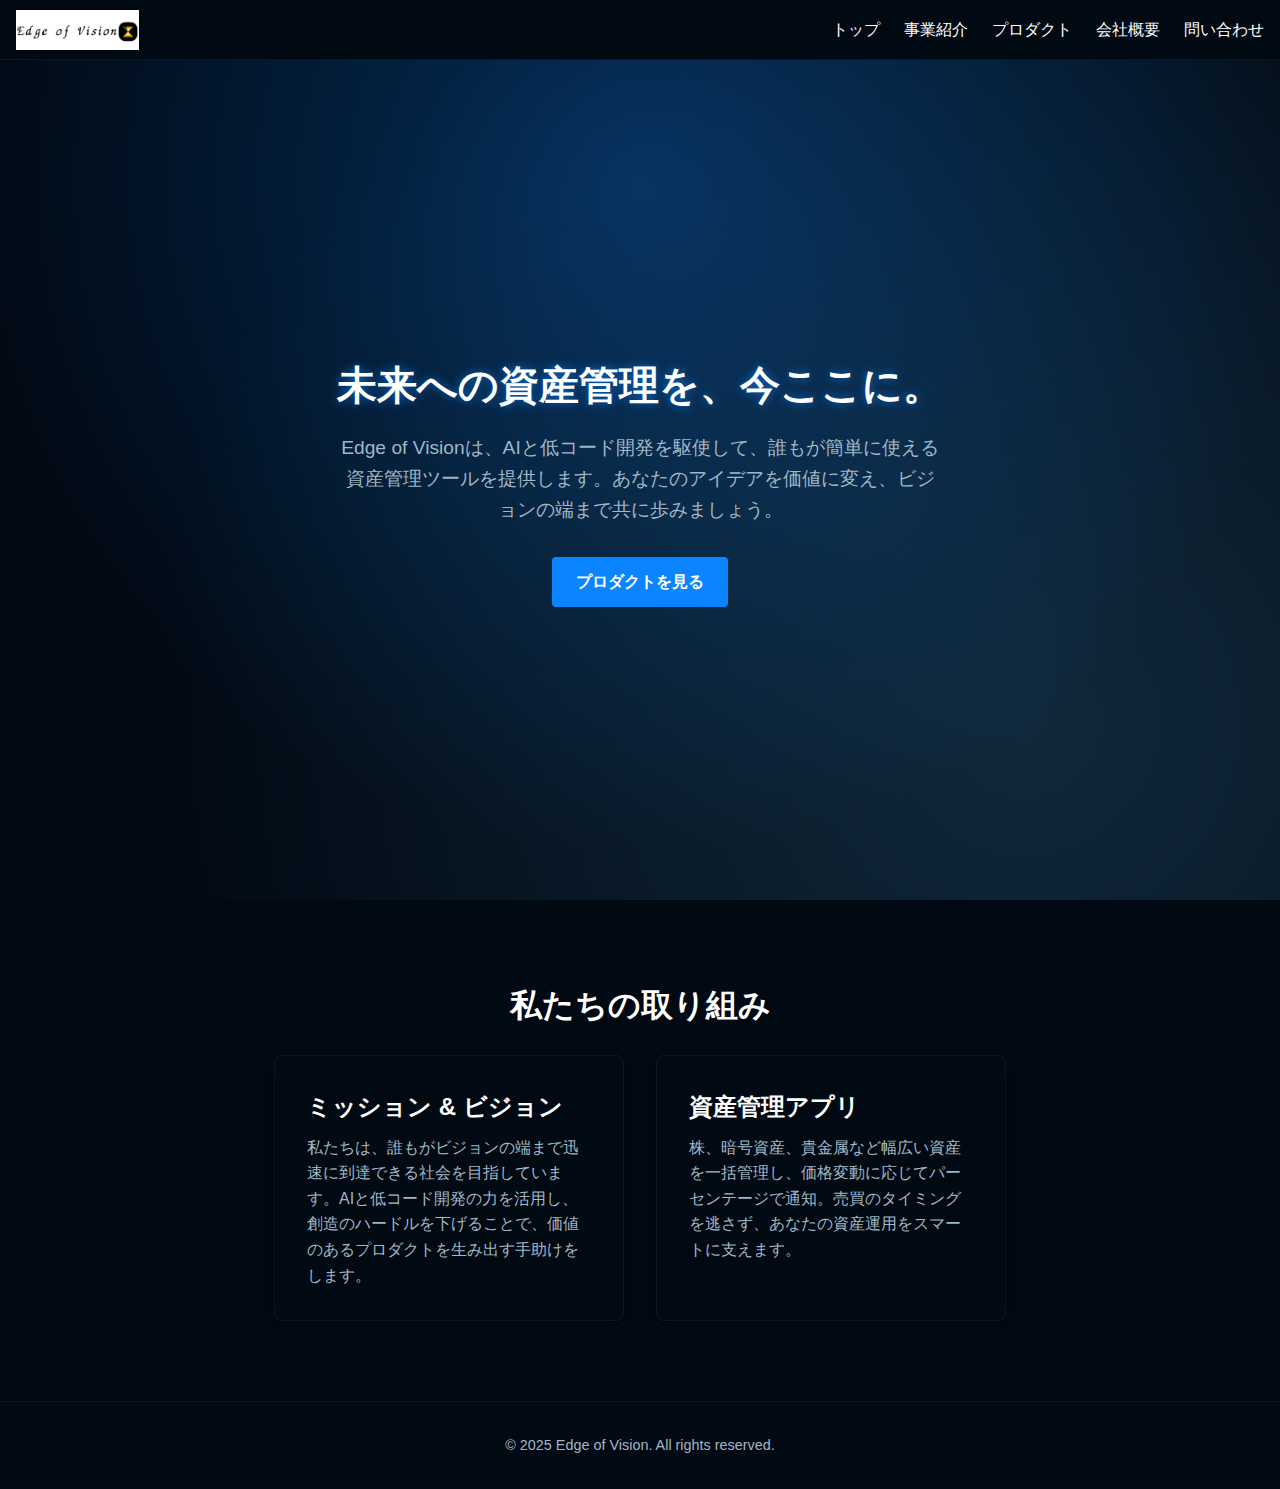
<file: index.html>
<!DOCTYPE html>
<html lang="ja">
  <head>
    <meta charset="UTF-8" />
    <meta name="viewport" content="width=device-width, initial-scale=1.0" />
    <meta http-equiv="X-UA-Compatible" content="IE=edge" />
    <meta name="description" content="Edge of VisionはAIと低コード開発を活用し、誰もが資産を効率的に管理できるアプリを提供します。" />
    <title>Edge of Vision | 資産管理アプリ</title>
    <link rel="stylesheet" href="css/style.css" />
    <script>
      // Toggle the mobile navigation drawer
      function toggleNav() {
        const navList = document.querySelector('header nav ul');
        navList.classList.toggle('open');
      }
    </script>
  </head>
  <body>
    <!-- Navigation -->
    <header>
      <div class="logo">
        <img src="assets/logo_horizontal.png" alt="Edge of Vision ロゴ" />
      </div>
      <nav>
        <ul>
          <li><a href="index.html">トップ</a></li>
          <li><a href="business.html">事業紹介</a></li>
          <li><a href="product.html">プロダクト</a></li>
          <li><a href="about.html">会社概要</a></li>
          <li><a href="contact.html">問い合わせ</a></li>
        </ul>
      </nav>
      <div class="nav-toggle" onclick="toggleNav()">
        <span></span>
        <span></span>
        <span></span>
      </div>
    </header>

    <!-- Hero Section -->
    <section class="hero">
      <h1>未来への資産管理を、今ここに。</h1>
      <p>
        Edge of Visionは、AIと低コード開発を駆使して、誰もが簡単に使える資産管理ツールを提供します。あなたのアイデアを価値に変え、ビジョンの端まで共に歩みましょう。
      </p>
      <a href="product.html" class="btn">プロダクトを見る</a>
    </section>

    <!-- Mission & Product Overview Section -->
    <section>
      <h2>私たちの取り組み</h2>
      <div class="cards">
        <div class="card">
          <h3>ミッション & ビジョン</h3>
          <p>
            私たちは、誰もがビジョンの端まで迅速に到達できる社会を目指しています。AIと低コード開発の力を活用し、創造のハードルを下げることで、価値のあるプロダクトを生み出す手助けをします。
          </p>
        </div>
        <div class="card">
          <h3>資産管理アプリ</h3>
          <p>
            株、暗号資産、貴金属など幅広い資産を一括管理し、価格変動に応じてパーセンテージで通知。売買のタイミングを逃さず、あなたの資産運用をスマートに支えます。
          </p>
        </div>
      </div>
    </section>

    <!-- Footer -->
    <footer>
      <p>&copy; 2025 Edge of Vision. All rights reserved.</p>
    </footer>
  </body>
</html>
</file>
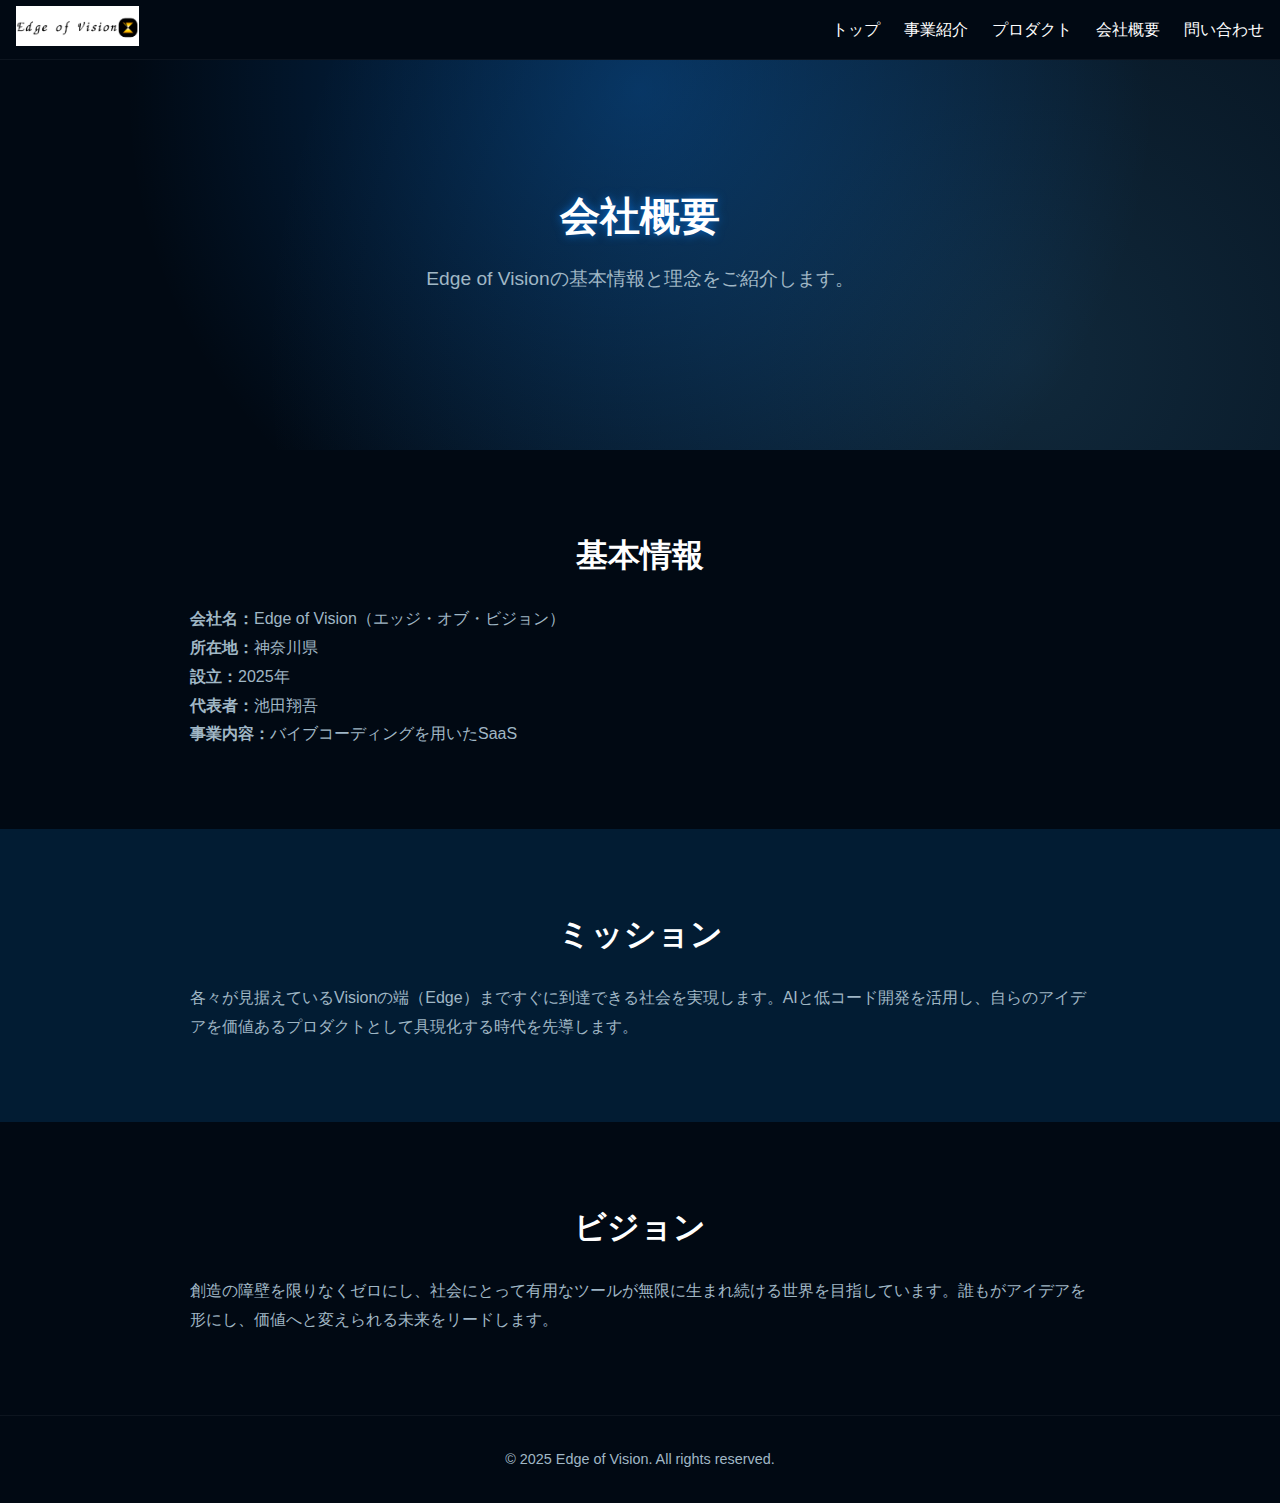
<file: about.html>
<!DOCTYPE html>
<html lang="ja">
  <head>
    <meta charset="UTF-8" />
    <meta name="viewport" content="width=device-width, initial-scale=1.0" />
    <meta http-equiv="X-UA-Compatible" content="IE=edge" />
    <meta name="description" content="Edge of Visionの会社概要。ミッション、ビジョン、所在地、設立年などをご紹介します。" />
    <title>会社概要 | Edge of Vision</title>
    <link rel="stylesheet" href="css/style.css" />
    <script>
      function toggleNav() {
        const navList = document.querySelector('header nav ul');
        navList.classList.toggle('open');
      }
    </script>
  </head>
  <body>
    <header>
      <div class="logo">
        <a href="index.html"><img src="assets/logo_horizontal.png" alt="Edge of Vision ロゴ" /></a>
      </div>
      <nav>
        <ul>
          <li><a href="index.html">トップ</a></li>
          <li><a href="business.html">事業紹介</a></li>
          <li><a href="product.html">プロダクト</a></li>
          <li><a href="about.html">会社概要</a></li>
          <li><a href="contact.html">問い合わせ</a></li>
        </ul>
      </nav>
      <div class="nav-toggle" onclick="toggleNav()">
        <span></span>
        <span></span>
        <span></span>
      </div>
    </header>

    <section class="hero" style="height: 50vh;">
      <h1>会社概要</h1>
      <p>Edge of Visionの基本情報と理念をご紹介します。</p>
    </section>

    <section>
      <h2>基本情報</h2>
      <div class="content">
        <p><strong>会社名：</strong>Edge of Vision（エッジ・オブ・ビジョン）</p>
        <p><strong>所在地：</strong>神奈川県</p>
        <p><strong>設立：</strong>2025年</p>
        <p><strong>代表者：</strong>池田翔吾</p>
        <p><strong>事業内容：</strong>バイブコーディングを用いたSaaS</p>
      </div>
    </section>

    <section class="dark">
      <h2>ミッション</h2>
      <div class="content">
        <p>
          各々が見据えているVisionの端（Edge）まですぐに到達できる社会を実現します。AIと低コード開発を活用し、自らのアイデアを価値あるプロダクトとして具現化する時代を先導します。
        </p>
      </div>
    </section>

    <section>
      <h2>ビジョン</h2>
      <div class="content">
        <p>
          創造の障壁を限りなくゼロにし、社会にとって有用なツールが無限に生まれ続ける世界を目指しています。誰もがアイデアを形にし、価値へと変えられる未来をリードします。
        </p>
      </div>
    </section>

    <footer>
      <p>&copy; 2025 Edge of Vision. All rights reserved.</p>
    </footer>
  </body>
</html>
</file>
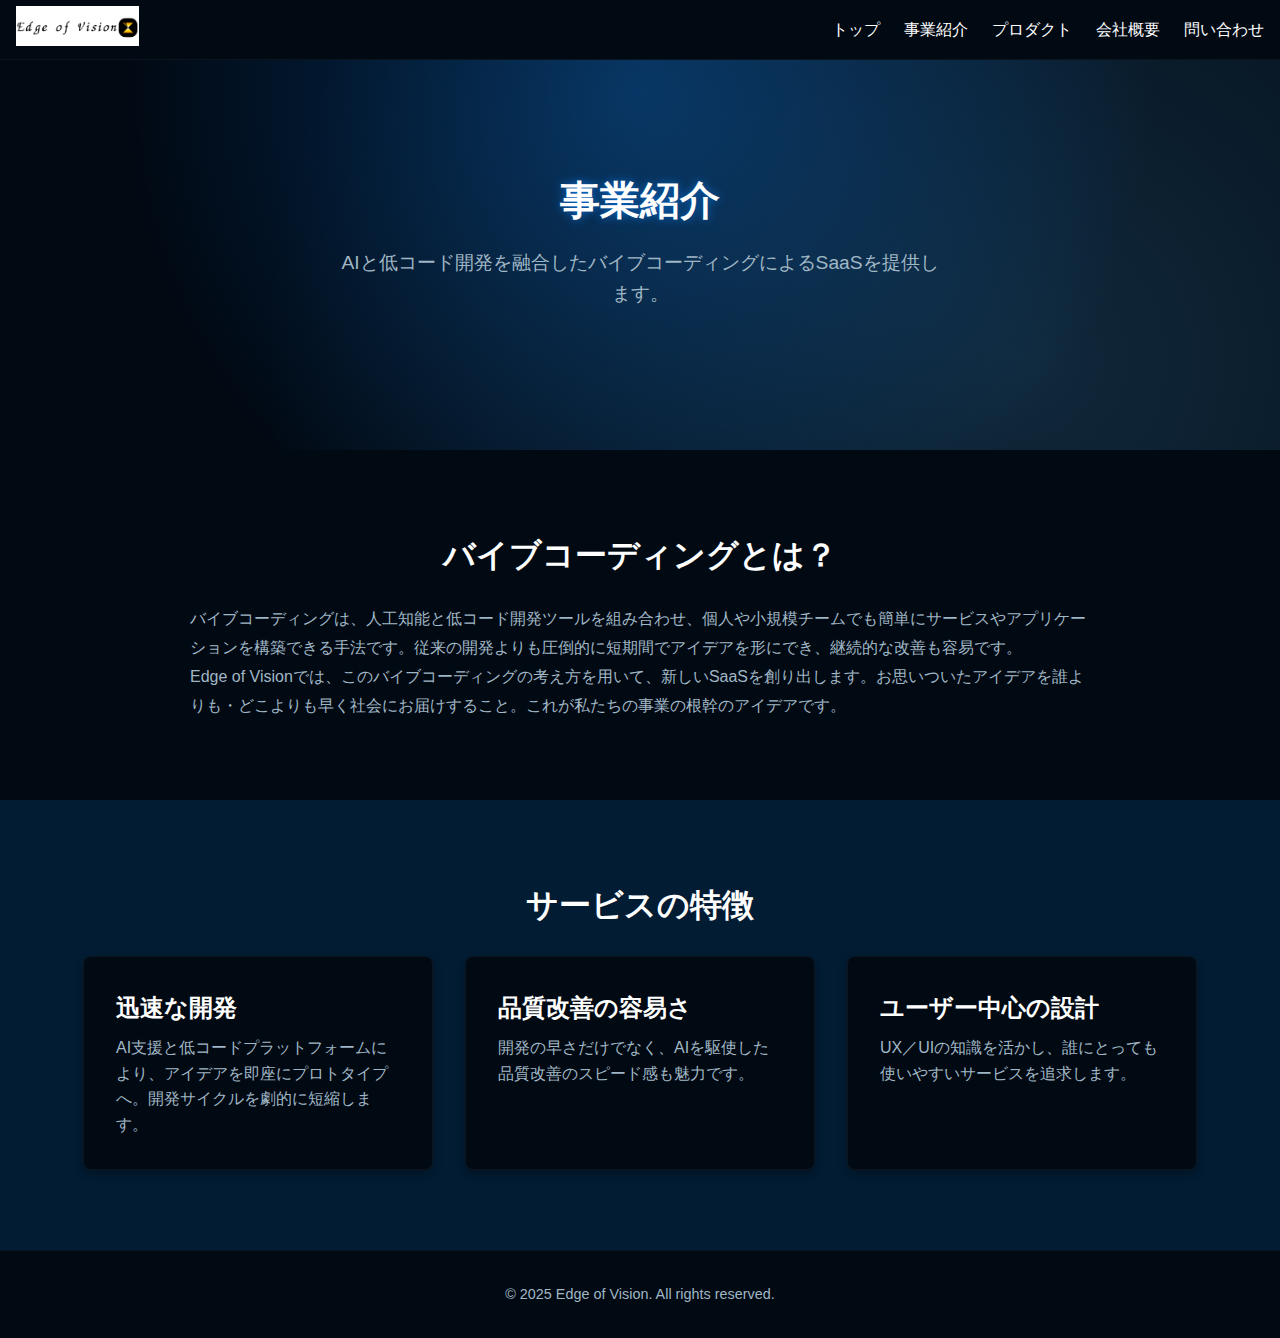
<file: business.html>
<!DOCTYPE html>
<html lang="ja">
  <head>
    <meta charset="UTF-8" />
    <meta name="viewport" content="width=device-width, initial-scale=1.0" />
    <meta http-equiv="X-UA-Compatible" content="IE=edge" />
    <meta name="description" content="Edge of Visionの事業紹介。AIと低コードを用いたバイブコーディングにより、誰もがSaaSを創出できる世界を目指します。" />
    <title>事業紹介 | Edge of Vision</title>
    <link rel="stylesheet" href="css/style.css" />
    <script>
      function toggleNav() {
        const navList = document.querySelector('header nav ul');
        navList.classList.toggle('open');
      }
    </script>
  </head>
  <body>
    <!-- Navigation -->
    <header>
      <div class="logo">
        <a href="index.html"><img src="assets/logo_horizontal.png" alt="Edge of Vision ロゴ" /></a>
      </div>
      <nav>
        <ul>
          <li><a href="index.html">トップ</a></li>
          <li><a href="business.html">事業紹介</a></li>
          <li><a href="product.html">プロダクト</a></li>
          <li><a href="about.html">会社概要</a></li>
          <li><a href="contact.html">問い合わせ</a></li>
        </ul>
      </nav>
      <div class="nav-toggle" onclick="toggleNav()">
        <span></span>
        <span></span>
        <span></span>
      </div>
    </header>

    <!-- Page Hero -->
    <section class="hero" style="height: 50vh;">
      <h1>事業紹介</h1>
      <p>AIと低コード開発を融合したバイブコーディングによるSaaSを提供します。</p>
    </section>

    <section>
      <h2>バイブコーディングとは？</h2>
      <div class="content">
        <p>
          バイブコーディングは、人工知能と低コード開発ツールを組み合わせ、個人や小規模チームでも簡単にサービスやアプリケーションを構築できる手法です。従来の開発よりも圧倒的に短期間でアイデアを形にでき、継続的な改善も容易です。
        </p>
        <p>
          Edge of Visionでは、このバイブコーディングの考え方を用いて、新しいSaaSを創り出します。お思いついたアイデアを誰よりも・どこよりも早く社会にお届けすること。これが私たちの事業の根幹のアイデアです。
        </p>
      </div>
    </section>

    <section class="dark">
      <h2>サービスの特徴</h2>
      <div class="cards">
        <div class="card">
          <h3>迅速な開発</h3>
          <p>AI支援と低コードプラットフォームにより、アイデアを即座にプロトタイプへ。開発サイクルを劇的に短縮します。</p>
        </div>
        <div class="card">
          <h3>品質改善の容易さ</h3>
          <p>開発の早さだけでなく、AIを駆使した品質改善のスピード感も魅力です。</p>
        </div>
        <div class="card">
          <h3>ユーザー中心の設計</h3>
          <p>UX／UIの知識を活かし、誰にとっても使いやすいサービスを追求します。</p>
        </div>
      </div>
    </section>

    <footer>
      <p>&copy; 2025 Edge of Vision. All rights reserved.</p>
    </footer>
  </body>
</html>
</file>
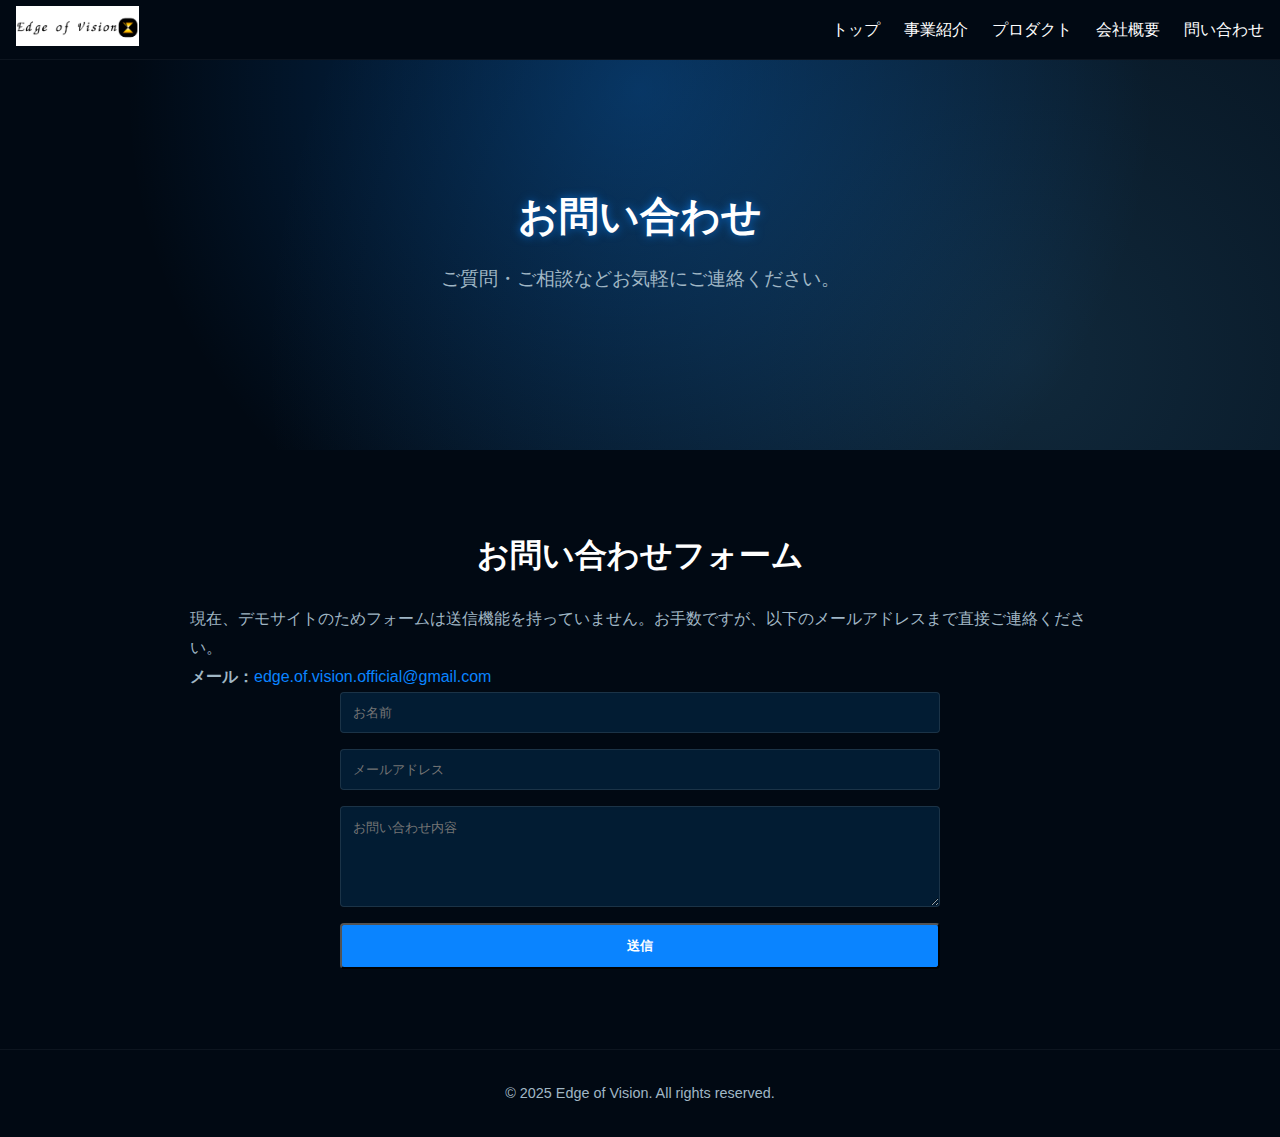
<file: contact.html>
<!DOCTYPE html>
<html lang="ja">
  <head>
    <meta charset="UTF-8" />
    <meta name="viewport" content="width=device-width, initial-scale=1.0" />
    <meta http-equiv="X-UA-Compatible" content="IE=edge" />
    <meta name="description" content="Edge of Visionへのお問い合わせはこちらから。資産管理アプリやバイブコーディングに関するご質問・ご相談をお待ちしています。" />
    <title>問い合わせ | Edge of Vision</title>
    <link rel="stylesheet" href="css/style.css" />
    <script>
      function toggleNav() {
        const navList = document.querySelector('header nav ul');
        navList.classList.toggle('open');
      }
    </script>
  </head>
  <body>
    <header>
      <div class="logo">
        <a href="index.html"><img src="assets/logo_horizontal.png" alt="Edge of Vision ロゴ" /></a>
      </div>
      <nav>
        <ul>
          <li><a href="index.html">トップ</a></li>
          <li><a href="business.html">事業紹介</a></li>
          <li><a href="product.html">プロダクト</a></li>
          <li><a href="about.html">会社概要</a></li>
          <li><a href="contact.html">問い合わせ</a></li>
        </ul>
      </nav>
      <div class="nav-toggle" onclick="toggleNav()">
        <span></span>
        <span></span>
        <span></span>
      </div>
    </header>

    <section class="hero" style="height: 50vh;">
      <h1>お問い合わせ</h1>
      <p>ご質問・ご相談などお気軽にご連絡ください。</p>
    </section>

    <section>
      <h2>お問い合わせフォーム</h2>
      <div class="content">
        <p>
          現在、デモサイトのためフォームは送信機能を持っていません。お手数ですが、以下のメールアドレスまで直接ご連絡ください。
        </p>
        <p><strong>メール：</strong><a href="mailto:edge.of.vision.official@gmail.com">edge.of.vision.official@gmail.com</a></p>
        <form onsubmit="event.preventDefault(); alert('デモサイトのため、フォームは送信できません。メールでお問い合わせください。');">
          <input type="text" name="name" placeholder="お名前" required />
          <input type="email" name="email" placeholder="メールアドレス" required />
          <textarea name="message" placeholder="お問い合わせ内容" rows="5" required></textarea>
          <button type="submit" class="btn">送信</button>
        </form>
      </div>
    </section>

    <footer>
      <p>&copy; 2025 Edge of Vision. All rights reserved.</p>
    </footer>
  </body>
</html>
</file>
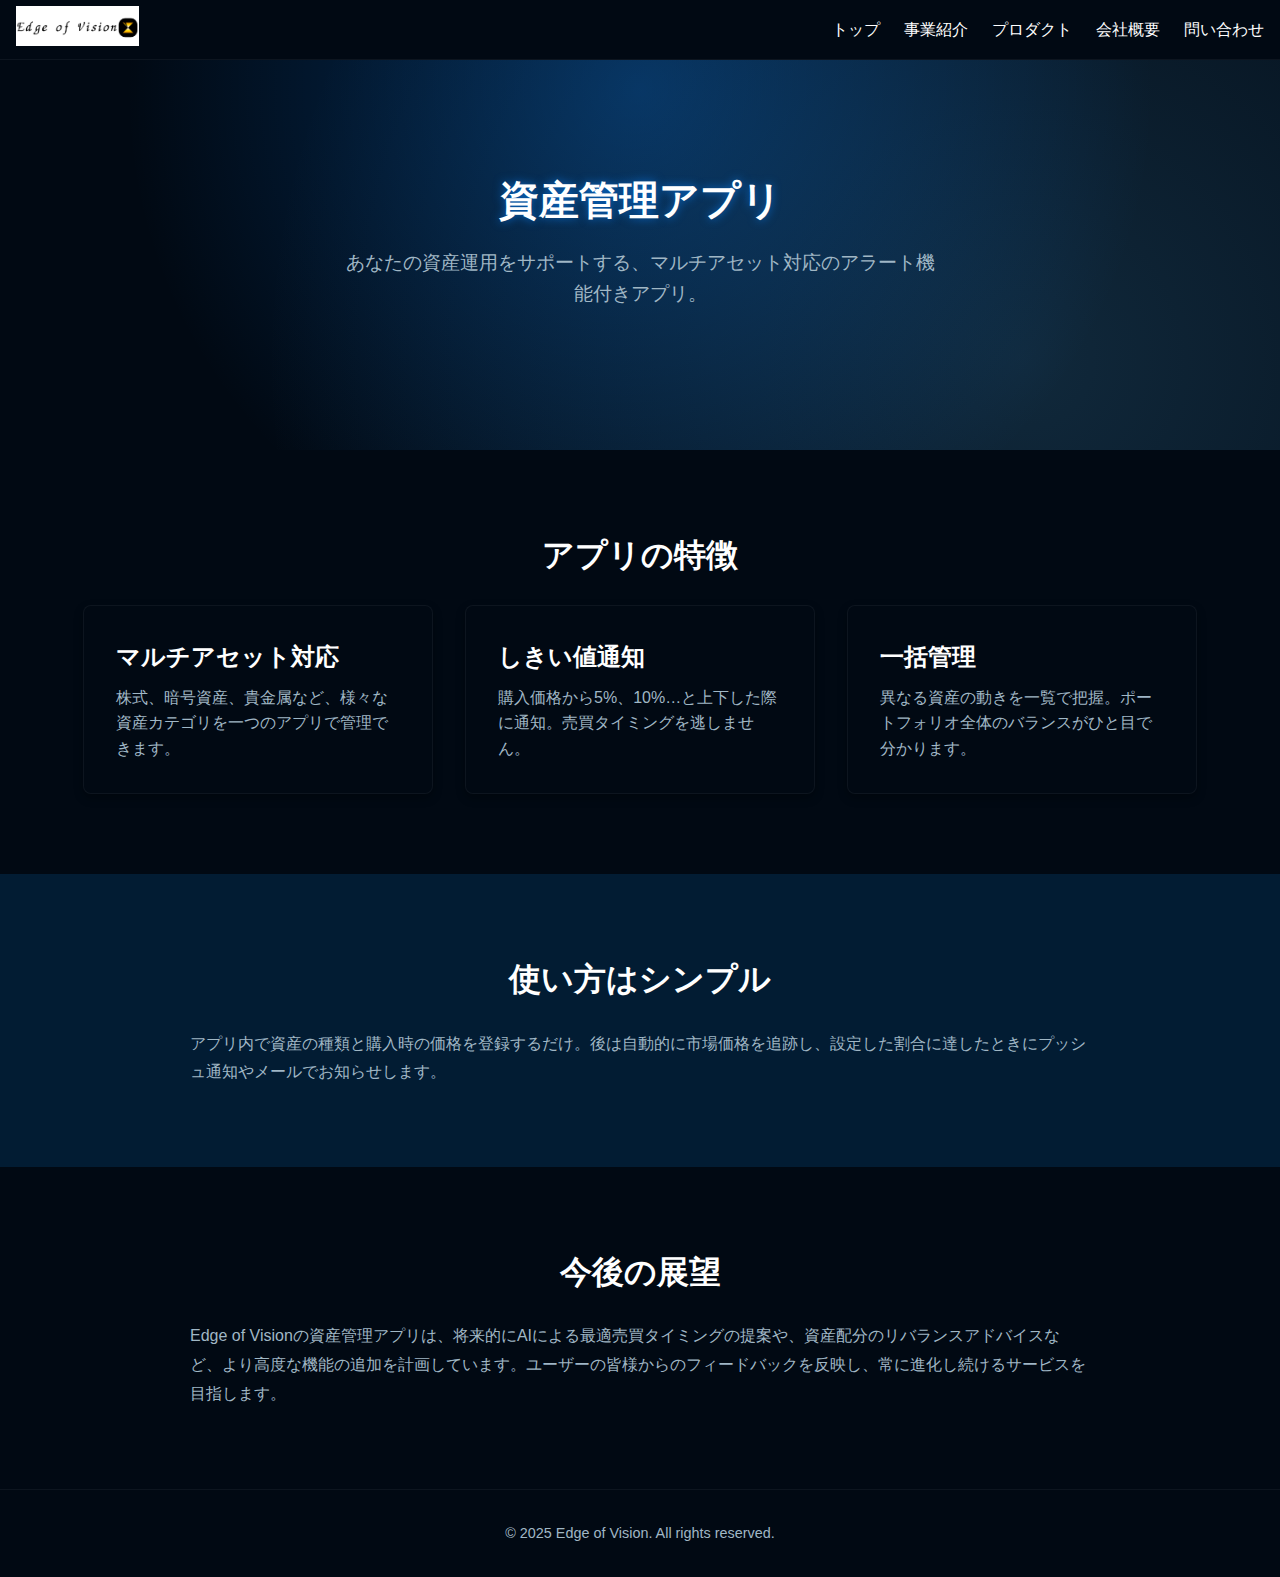
<file: product.html>
<!DOCTYPE html>
<html lang="ja">
  <head>
    <meta charset="UTF-8" />
    <meta name="viewport" content="width=device-width, initial-scale=1.0" />
    <meta http-equiv="X-UA-Compatible" content="IE=edge" />
    <meta name="description" content="Edge of Visionの資産管理アプリ。株・暗号資産・貴金属など、多様な資産の価格変動を％単位で通知して管理できる革新的なツールです。" />
    <title>プロダクト紹介 | Edge of Vision</title>
    <link rel="stylesheet" href="css/style.css" />
    <script>
      function toggleNav() {
        const navList = document.querySelector('header nav ul');
        navList.classList.toggle('open');
      }
    </script>
  </head>
  <body>
    <header>
      <div class="logo">
        <a href="index.html"><img src="assets/logo_horizontal.png" alt="Edge of Vision ロゴ" /></a>
      </div>
      <nav>
        <ul>
          <li><a href="index.html">トップ</a></li>
          <li><a href="business.html">事業紹介</a></li>
          <li><a href="product.html">プロダクト</a></li>
          <li><a href="about.html">会社概要</a></li>
          <li><a href="contact.html">問い合わせ</a></li>
        </ul>
      </nav>
      <div class="nav-toggle" onclick="toggleNav()">
        <span></span>
        <span></span>
        <span></span>
      </div>
    </header>

    <!-- Page Hero -->
    <section class="hero" style="height: 50vh;">
      <h1>資産管理アプリ</h1>
      <p>あなたの資産運用をサポートする、マルチアセット対応のアラート機能付きアプリ。</p>
    </section>

    <section>
      <h2>アプリの特徴</h2>
      <div class="cards">
        <div class="card">
          <h3>マルチアセット対応</h3>
          <p>株式、暗号資産、貴金属など、様々な資産カテゴリを一つのアプリで管理できます。</p>
        </div>
        <div class="card">
          <h3>しきい値通知</h3>
          <p>購入価格から5%、10%…と上下した際に通知。売買タイミングを逃しません。</p>
        </div>
        <div class="card">
          <h3>一括管理</h3>
          <p>異なる資産の動きを一覧で把握。ポートフォリオ全体のバランスがひと目で分かります。</p>
        </div>
      </div>
    </section>

    <section class="dark">
      <h2>使い方はシンプル</h2>
      <div class="content">
        <p>
          アプリ内で資産の種類と購入時の価格を登録するだけ。後は自動的に市場価格を追跡し、設定した割合に達したときにプッシュ通知やメールでお知らせします。
        </p>
      </div>
    </section>

    <section>
      <h2>今後の展望</h2>
      <div class="content">
        <p>
          Edge of Visionの資産管理アプリは、将来的にAIによる最適売買タイミングの提案や、資産配分のリバランスアドバイスなど、より高度な機能の追加を計画しています。ユーザーの皆様からのフィードバックを反映し、常に進化し続けるサービスを目指します。
        </p>
      </div>
    </section>

    <footer>
      <p>&copy; 2025 Edge of Vision. All rights reserved.</p>
    </footer>
  </body>
</html>
</file>
<file: css/style.css>
/*
 * Global styles for the Edge of Vision corporate website.
 *
 * The colour palette evokes a futuristic, space‑like feeling with dark
 * backgrounds and bright blue accents. Font choices favour legibility
 * while still hinting at a modern, high‑tech aesthetic. The layout is
 * fluid and adapts gracefully to mobile screens. Custom properties are
 * defined under :root for easy theme adjustments. Feel free to tweak
 * the variables to suit your own branding.
 */

/* Theme variables */
:root {
  --color-bg: #010913;       /* very dark blue/black background */
  --color-bg-alt: #021c33;   /* slightly lighter dark shade for panels */
  --color-primary: #0a84ff;  /* bright blue accent */
  --color-secondary: #4ea8de;/* secondary blue accent */
  --color-light: #ffffff;    /* white for text */
  --color-muted: #a0b7c5;    /* muted light blue for secondary text */
  --spacing-unit: 1rem;
  --font-base: 'Helvetica Neue', Helvetica, Arial, sans-serif;
  --header-height: 60px;
}

/* Reset and base styles */
* {
  box-sizing: border-box;
  margin: 0;
  padding: 0;
}

html,
body {
  height: 100%;
  width: 100%;
  font-family: var(--font-base);
  background-color: var(--color-bg);
  color: var(--color-light);
  line-height: 1.6;
}

a {
  color: var(--color-primary);
  text-decoration: none;
  transition: color 0.2s ease;
}

a:hover {
  color: var(--color-secondary);
}

/* Layout helpers */
.container {
  width: 90%;
  max-width: 1100px;
  margin: 0 auto;
  padding: var(--spacing-unit) 0;
}

/* Navigation bar */
header {
  width: 100%;
  height: var(--header-height);
  background-color: var(--color-bg);
  display: flex;
  align-items: center;
  justify-content: space-between;
  padding: 0 var(--spacing-unit);
  position: fixed;
  top: 0;
  left: 0;
  z-index: 1000;
  border-bottom: 1px solid rgba(255,255,255,0.05);
}

header .logo {
  display: flex;
  align-items: center;
}

header .logo img {
  height: 40px;
  margin-right: 0.5rem;
}

header nav ul {
  list-style: none;
  display: flex;
  gap: 1.5rem;
}

header nav ul li a {
  font-weight: 500;
  color: var(--color-light);
}

header nav ul li a:hover {
  color: var(--color-primary);
}

/* Mobile nav toggle */
.nav-toggle {
  display: none;
  flex-direction: column;
  cursor: pointer;
}

.nav-toggle span {
  height: 3px;
  width: 25px;
  background: var(--color-light);
  margin-bottom: 4px;
  border-radius: 3px;
}

@media (max-width: 768px) {
  header nav ul {
    position: fixed;
    top: var(--header-height);
    right: -100%;
    background-color: var(--color-bg-alt);
    width: 200px;
    height: calc(100% - var(--header-height));
    flex-direction: column;
    gap: 1rem;
    padding: 1.5rem;
    transition: right 0.3s ease;
  }
  header nav ul.open {
    right: 0;
  }
  .nav-toggle {
    display: flex;
  }
}

/* Hero section */
.hero {
  height: 100vh;
  display: flex;
  flex-direction: column;
  justify-content: center;
  align-items: center;
  text-align: center;
  background: radial-gradient(circle at 50% 20%, rgba(10,132,255,0.3), transparent 70%),
              radial-gradient(circle at 80% 80%, rgba(78,168,222,0.2), transparent 70%),
              var(--color-bg);
  background-size: cover;
  padding: 0 var(--spacing-unit);
  padding-top: var(--header-height);
}

.hero h1 {
  font-size: 2.5rem;
  margin-bottom: 1rem;
  text-shadow: 0 0 10px rgba(10,132,255,0.7);
}

.hero p {
  font-size: 1.2rem;
  max-width: 600px;
  color: var(--color-muted);
  margin-bottom: 2rem;
}

.btn {
  display: inline-block;
  padding: 0.75rem 1.5rem;
  border-radius: 4px;
  background-color: var(--color-primary);
  color: var(--color-light);
  font-weight: 600;
  transition: background-color 0.2s ease;
}

.btn:hover {
  background-color: var(--color-secondary);
}

/* Sections */
section {
  padding: 5rem 0;
}

section.dark {
  background-color: var(--color-bg-alt);
}

section h2 {
  font-size: 2rem;
  margin-bottom: 1.5rem;
  text-align: center;
  color: var(--color-light);
}

section .content {
  max-width: 900px;
  margin: 0 auto;
  color: var(--color-muted);
  line-height: 1.8;
}

section .cards {
  display: flex;
  flex-wrap: wrap;
  gap: 2rem;
  justify-content: center;
}

.card {
  background-color: var(--color-bg);
  border: 1px solid rgba(255,255,255,0.05);
  border-radius: 8px;
  padding: 2rem;
  flex: 1 1 300px;
  max-width: 350px;
  box-shadow: 0 4px 10px rgba(0,0,0,0.3);
  transition: transform 0.2s ease;
}

.card:hover {
  transform: translateY(-5px);
}

.card h3 {
  margin-bottom: 0.5rem;
  font-size: 1.5rem;
  color: var(--color-light);
}

.card p {
  color: var(--color-muted);
  font-size: 1rem;
}

/* Footer */
footer {
  background-color: var(--color-bg);
  padding: 2rem 0;
  text-align: center;
  border-top: 1px solid rgba(255,255,255,0.05);
}

footer p {
  color: var(--color-muted);
  font-size: 0.9rem;
}

/* Forms */
form {
  max-width: 600px;
  margin: 0 auto;
  display: flex;
  flex-direction: column;
  gap: 1rem;
}

input,
textarea {
  padding: 0.75rem;
  border-radius: 4px;
  border: 1px solid rgba(255,255,255,0.1);
  background-color: var(--color-bg-alt);
  color: var(--color-light);
}

input:focus,
textarea:focus {
  outline: none;
  border-color: var(--color-primary);
}

/* Chart container styling for the product page */
/* The chart section on the product page serves as a visual focal point to
 * illustrate how asset prices fluctuate. To better guide the viewer's eye
 * through the page we give the chart its own panel with subtle contrast,
 * padding and rounded corners. This helps separate it from surrounding
 * content while maintaining the overall dark, cosmic theme.
 */
.chart {
  max-width: 600px;
  margin: 3rem auto;
  padding: 1.5rem;
  background-color: var(--color-bg-alt);
  border-radius: 8px;
  box-shadow: 0 4px 12px rgba(0, 0, 0, 0.3);
  text-align: center;
}

.chart svg {
  width: 100%;
  height: auto;
  display: block;
}

@media (max-width: 500px) {
  .hero h1 {
    font-size: 2rem;
  }
  .hero p {
    font-size: 1rem;
  }
  section h2 {
    font-size: 1.7rem;
  }
}
</file>
